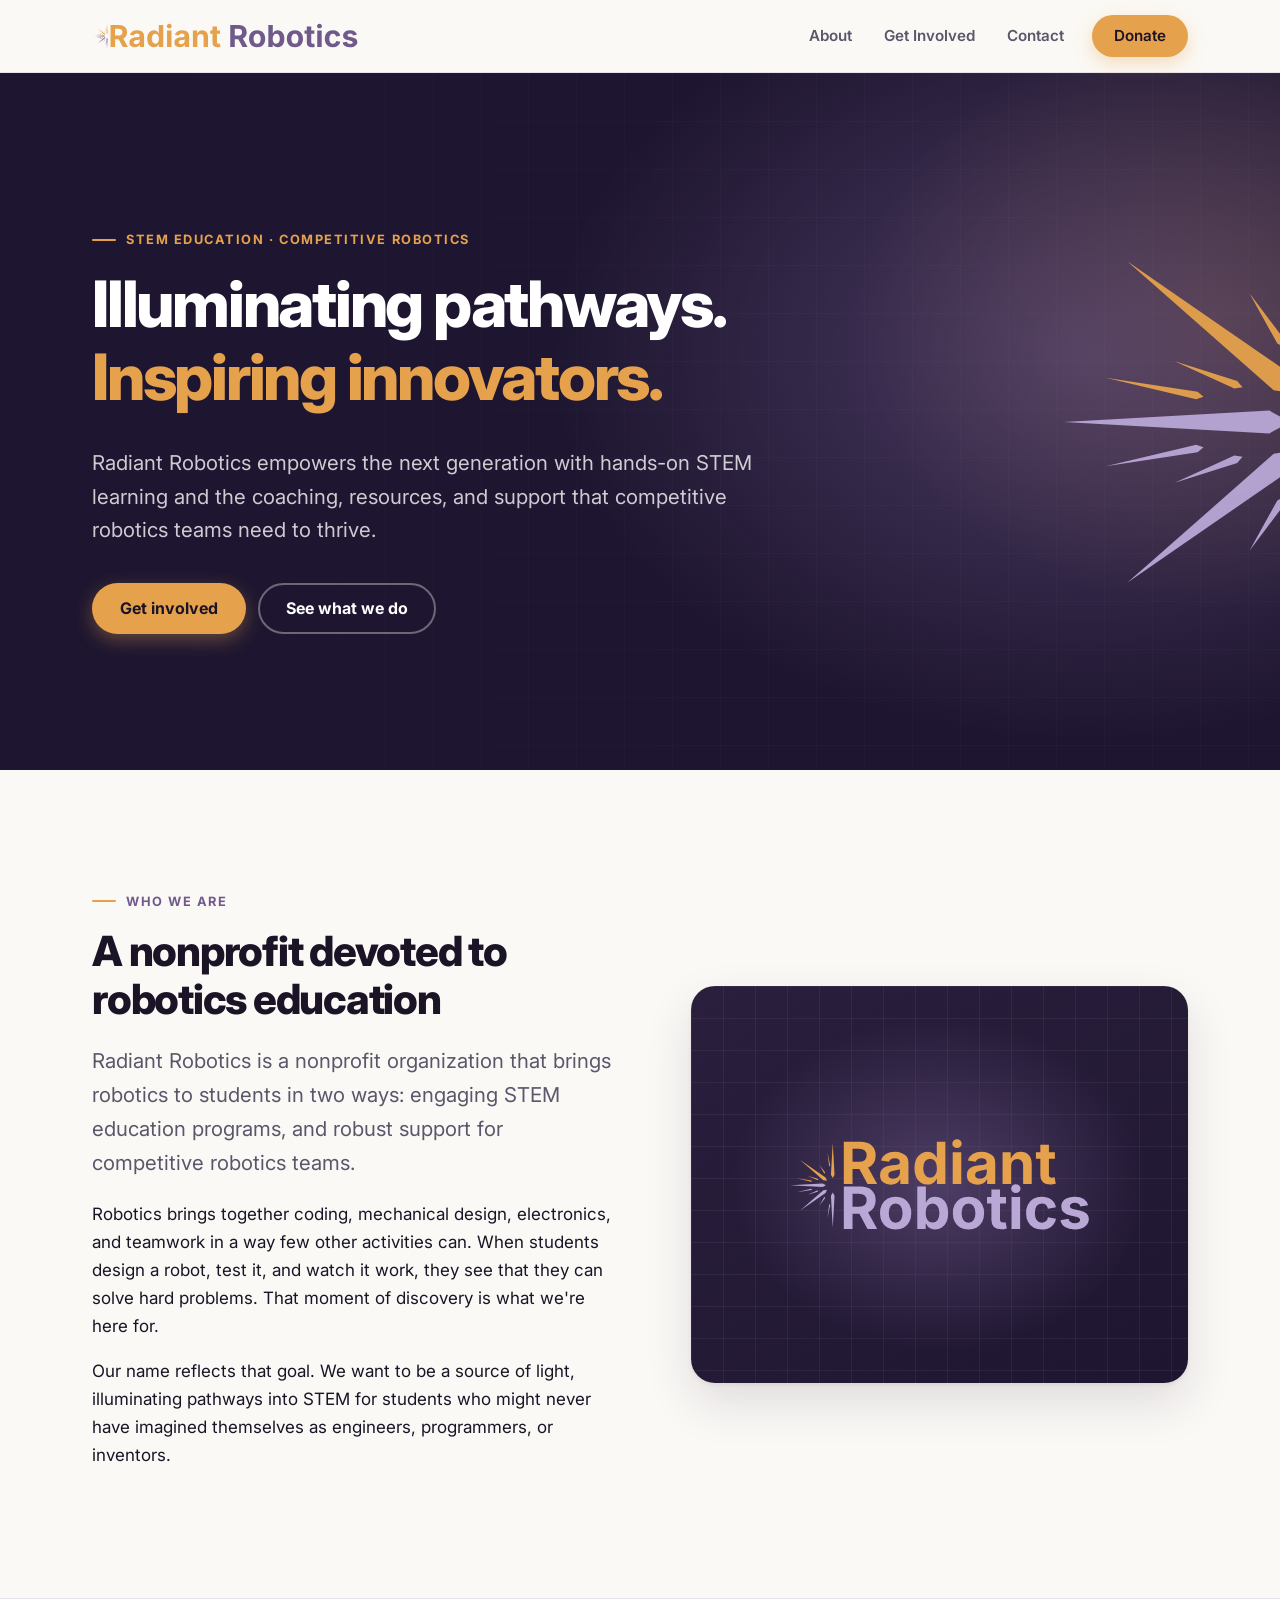
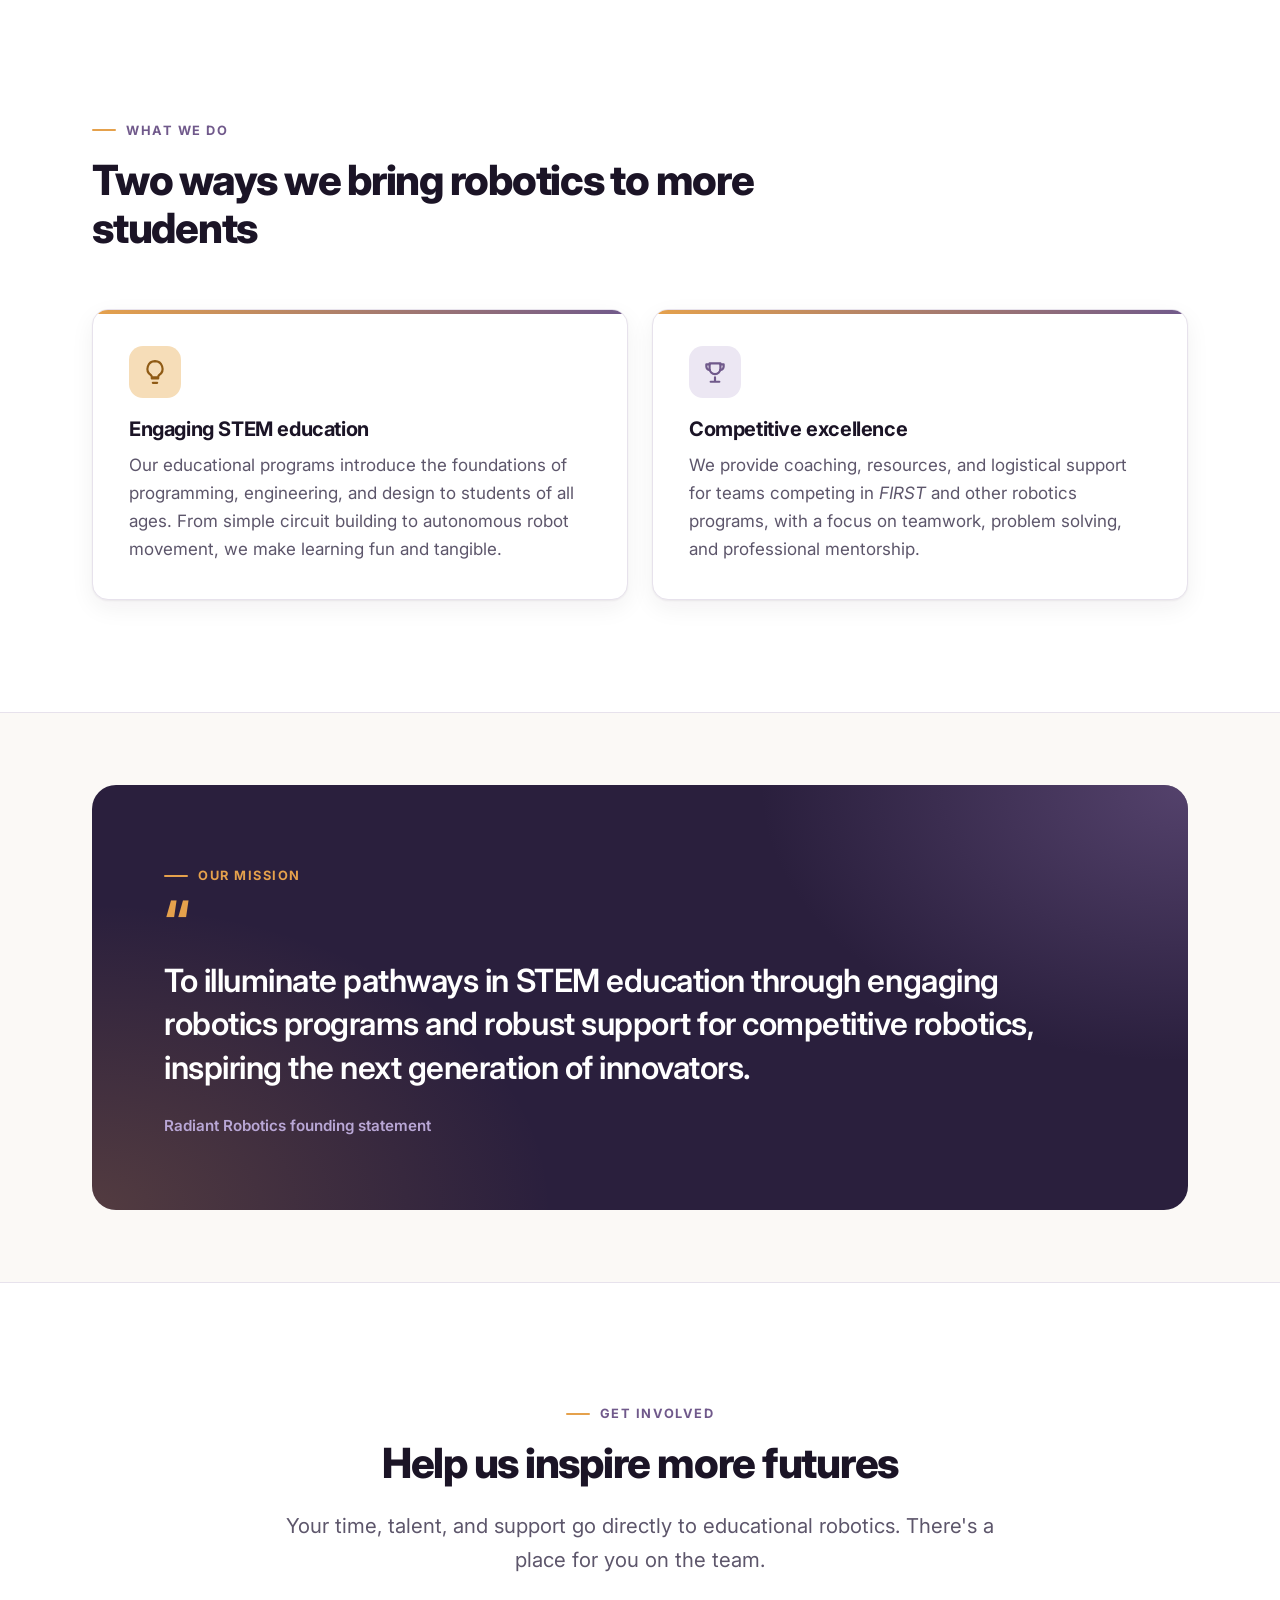
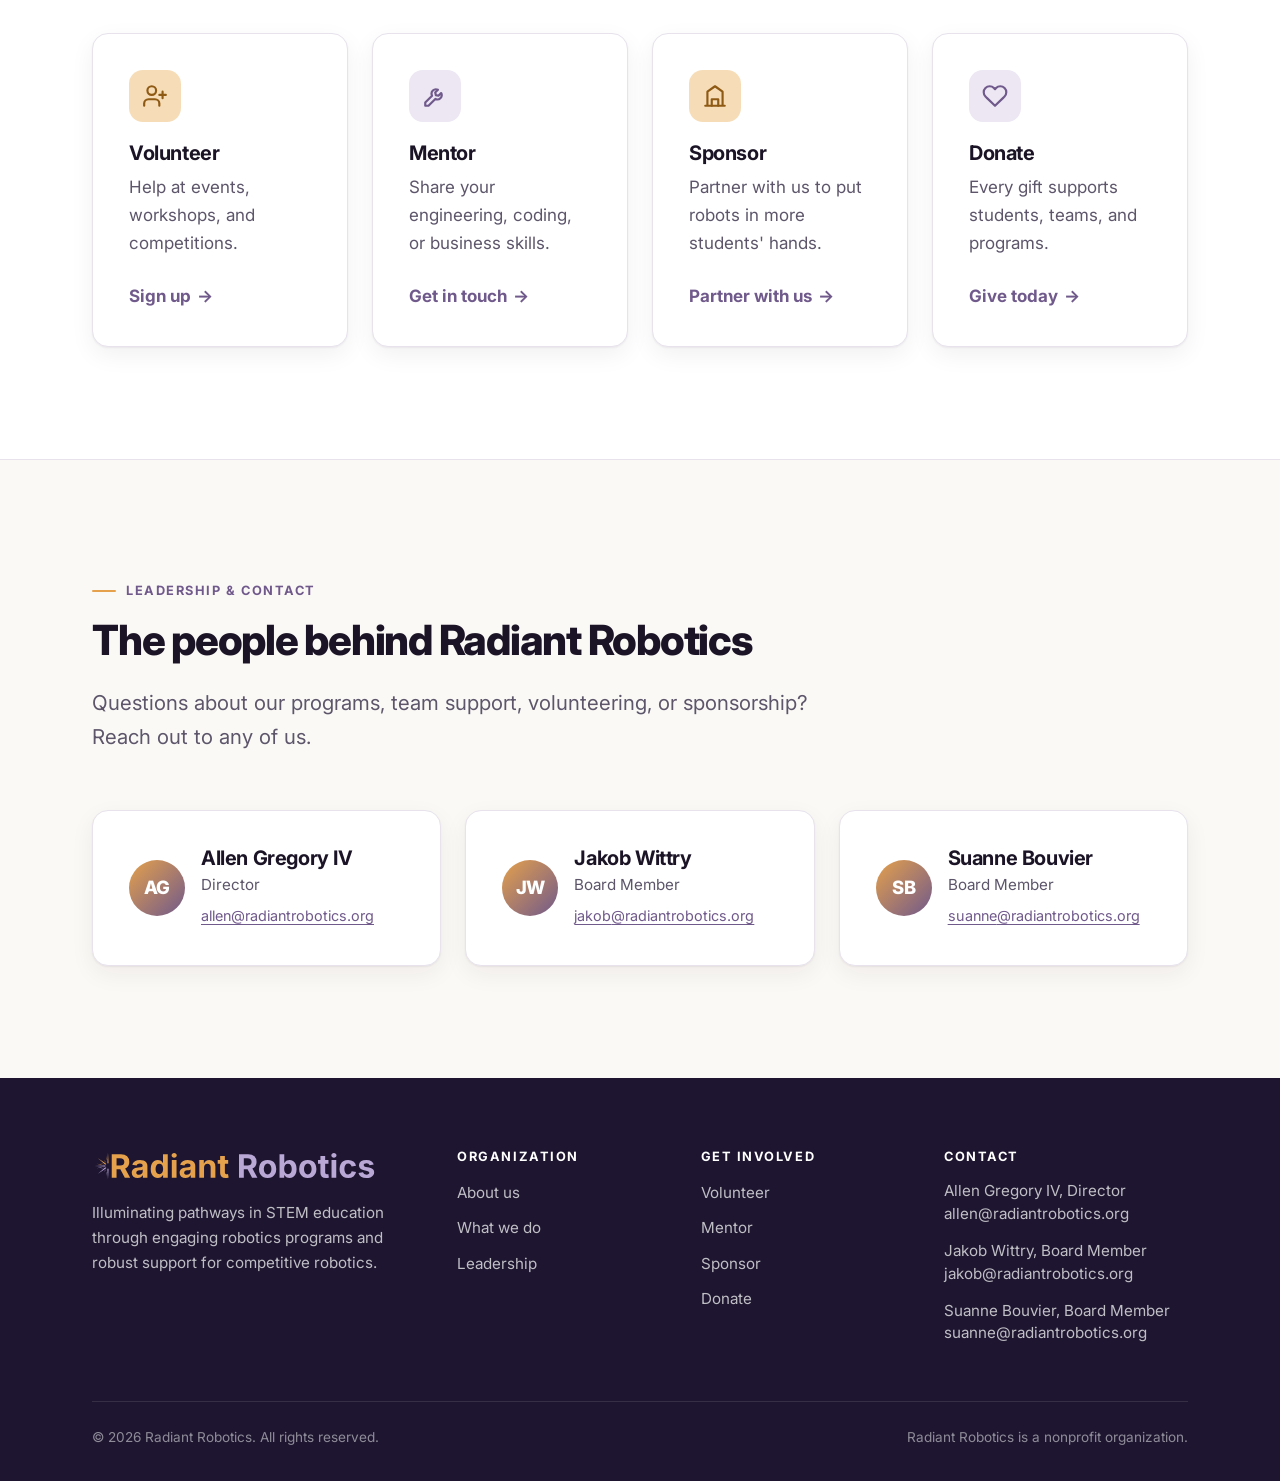
<file: index.html>
<!DOCTYPE html>
<html lang="en">
<head>
  <meta charset="UTF-8">
  <meta name="viewport" content="width=device-width, initial-scale=1">
  <title>Radiant Robotics | Illuminating Pathways in STEM</title>
  <meta name="description" content="Radiant Robotics is a nonprofit that illuminates pathways in STEM education through engaging robotics programs and robust support for competitive robotics teams.">
  <link rel="canonical" href="https://radiantrobotics.org/">
  <meta name="theme-color" content="#1E1630">

  <meta property="og:type" content="website">
  <meta property="og:site_name" content="Radiant Robotics">
  <meta property="og:title" content="Radiant Robotics | Illuminating Pathways in STEM">
  <meta property="og:description" content="Hands-on STEM education and support for competitive robotics teams.">
  <meta property="og:url" content="https://radiantrobotics.org/">
  <meta property="og:image" content="https://radiantrobotics.org/assets/img/og-image.png">
  <meta name="twitter:card" content="summary_large_image">

  <link rel="icon" href="/favicon.ico" sizes="any">
  <link rel="icon" href="/favicon.svg" type="image/svg+xml">
  <link rel="apple-touch-icon" href="/apple-touch-icon.png">

  <link rel="preconnect" href="https://fonts.googleapis.com">
  <link rel="preconnect" href="https://fonts.gstatic.com" crossorigin>
  <link href="https://fonts.googleapis.com/css2?family=Inter:wght@400;500;600;700;800&display=swap" rel="stylesheet">
  <link rel="stylesheet" href="/assets/css/styles.css">

  <script type="application/ld+json">
  {
    "@context": "https://schema.org",
    "@type": "NGO",
    "name": "Radiant Robotics",
    "url": "https://radiantrobotics.org/",
    "logo": "https://radiantrobotics.org/brand/logo/radiant-robotics-stacked.svg",
    "email": "allen@radiantrobotics.org",
    "description": "Illuminating pathways in STEM education through engaging robotics programs and robust support for competitive robotics."
  }
  </script>
</head>
<body>
  <a class="skip-link" href="#main">Skip to content</a>

  <header class="site-header">
    <div class="container">
      <a class="brand" href="/" aria-label="Radiant Robotics home">
        <img src="/brand/logo/radiant-robotics-horizontal.svg" alt="Radiant Robotics" width="268" height="30">
      </a>
      <button class="nav-toggle" type="button" aria-expanded="false" aria-controls="site-nav" aria-label="Open menu">
        <svg viewBox="0 0 24 24" fill="none" stroke="currentColor" stroke-width="2" stroke-linecap="round" aria-hidden="true"><path d="M4 7h16M4 12h16M4 17h16"/></svg>
      </button>
      <nav class="nav" id="site-nav" aria-label="Main">
        <a href="#about">About</a>
        <a href="#get-involved">Get Involved</a>
        <a href="#contact">Contact</a>
        <a class="btn btn-primary" href="https://www.zeffy.com/en-US/donation-form/donate-to-make-a-difference-19010">Donate</a>
      </nav>
    </div>
  </header>

  <main id="main">

    <!-- Hero -->
    <section class="hero on-dark">
      <img class="hero-burst" src="/brand/logo/radiant-robotics-burst-reversed.svg" alt="" aria-hidden="true">
      <div class="container">
        <div class="hero-copy">
          <span class="eyebrow">STEM education &middot; Competitive robotics</span>
          <h1>Illuminating pathways. <span class="accent">Inspiring innovators.</span></h1>
          <p class="lead">Radiant Robotics empowers the next generation with hands-on STEM learning and the coaching, resources, and support that competitive robotics teams need to thrive.</p>
          <div class="btn-row">
            <a class="btn btn-primary" href="#get-involved">Get involved</a>
            <a class="btn btn-ghost" href="#programs">See what we do</a>
          </div>
        </div>
      </div>
    </section>

    <!-- Who we are -->
    <section class="section" id="about">
      <div class="container split">
        <div>
          <span class="eyebrow">Who we are</span>
          <h2>A nonprofit devoted to robotics education</h2>
          <p class="lead">Radiant Robotics is a nonprofit organization that brings robotics to students in two ways: engaging STEM education programs, and robust support for competitive robotics teams.</p>
          <p>Robotics brings together coding, mechanical design, electronics, and teamwork in a way few other activities can. When students design a robot, test it, and watch it work, they see that they can solve hard problems. That moment of discovery is what we're here for.</p>
          <p>Our name reflects that goal. We want to be a source of light, illuminating pathways into STEM for students who might never have imagined themselves as engineers, programmers, or inventors.</p>
        </div>
        <div class="panel" aria-hidden="true">
          <img class="panel-art" src="/brand/logo/radiant-robotics-stacked-reversed.svg" alt="">
        </div>
      </div>
    </section>

    <!-- What we do -->
    <section class="section section-alt" id="programs">
      <div class="container">
        <div class="section-head">
          <span class="eyebrow">What we do</span>
          <h2>Two ways we bring robotics to more students</h2>
        </div>

        <div class="grid grid-2">
          <article class="card card-feature">
            <div class="icon">
              <svg viewBox="0 0 24 24" fill="none" stroke="currentColor" stroke-width="2" stroke-linecap="round" stroke-linejoin="round" aria-hidden="true"><path d="M9 18h6M10 22h4"/><path d="M12 2a7 7 0 0 0-4 12.7c.6.5 1 1.2 1 2V17h6v-.3c0-.8.4-1.5 1-2A7 7 0 0 0 12 2z"/></svg>
            </div>
            <h3>Engaging STEM education</h3>
            <p>Our educational programs introduce the foundations of programming, engineering, and design to students of all ages. From simple circuit building to autonomous robot movement, we make learning fun and tangible.</p>
          </article>

          <article class="card card-feature">
            <div class="icon purple">
              <svg viewBox="0 0 24 24" fill="none" stroke="currentColor" stroke-width="2" stroke-linecap="round" stroke-linejoin="round" aria-hidden="true"><path d="M8 21h8M12 17v4"/><path d="M7 4h10v5a5 5 0 0 1-10 0V4z"/><path d="M17 5h3v2a3 3 0 0 1-3 3M7 5H4v2a3 3 0 0 0 3 3"/></svg>
            </div>
            <h3>Competitive excellence</h3>
            <p>We provide coaching, resources, and logistical support for teams competing in <em>FIRST</em> and other robotics programs, with a focus on teamwork, problem solving, and professional mentorship.</p>
          </article>
        </div>
      </div>
    </section>

    <!-- Mission -->
    <section class="section-tight">
      <div class="container">
        <figure class="mission" style="margin:0">
          <span class="eyebrow">Our mission</span>
          <blockquote>To illuminate pathways in STEM education through engaging robotics programs and robust support for competitive robotics, inspiring the next generation of innovators.</blockquote>
          <cite>Radiant Robotics founding statement</cite>
        </figure>
      </div>
    </section>

    <!--
      Impact numbers: add this section once you have figures to share.
      <section class="section-tight section-alt">
        <div class="container grid grid-4 center">
          <div><h2>120+</h2><p>Students reached</p></div>
          ...
        </div>
      </section>
    -->

    <!-- Get involved -->
    <section class="section section-alt" id="get-involved">
      <div class="container">
        <div class="section-head center">
          <span class="eyebrow">Get involved</span>
          <h2>Help us inspire more futures</h2>
          <p class="lead">Your time, talent, and support go directly to educational robotics. There's a place for you on the team.</p>
        </div>
        <div class="grid grid-4">
          <a class="card involve-card" href="https://forms.gle/5kPcod4YxZTphQbD8">
            <div class="icon">
              <svg viewBox="0 0 24 24" fill="none" stroke="currentColor" stroke-width="2" stroke-linecap="round" stroke-linejoin="round" aria-hidden="true"><path d="M16 21v-2a4 4 0 0 0-4-4H6a4 4 0 0 0-4 4v2"/><circle cx="9" cy="7" r="4"/><path d="M19 8v6M22 11h-6"/></svg>
            </div>
            <h3>Volunteer</h3>
            <p>Help at events, workshops, and competitions.</p>
            <span class="text-link">Sign up</span>
          </a>
          <a class="card involve-card" href="#contact">
            <div class="icon purple">
              <svg viewBox="0 0 24 24" fill="none" stroke="currentColor" stroke-width="2" stroke-linecap="round" stroke-linejoin="round" aria-hidden="true"><path d="M14.7 6.3a4 4 0 0 0-5.4 5.4L3 18v3h3l6.3-6.3a4 4 0 0 0 5.4-5.4l-2.5 2.5-2.4-.6-.6-2.4 2.5-2.5z"/></svg>
            </div>
            <h3>Mentor</h3>
            <p>Share your engineering, coding, or business skills.</p>
            <span class="text-link">Get in touch</span>
          </a>
          <a class="card involve-card" href="#contact">
            <div class="icon">
              <svg viewBox="0 0 24 24" fill="none" stroke="currentColor" stroke-width="2" stroke-linecap="round" stroke-linejoin="round" aria-hidden="true"><path d="M3 21h18M5 21V8l7-5 7 5v13"/><path d="M9 21v-6h6v6"/></svg>
            </div>
            <h3>Sponsor</h3>
            <p>Partner with us to put robots in more students' hands.</p>
            <span class="text-link">Partner with us</span>
          </a>
          <a class="card involve-card" href="https://www.zeffy.com/en-US/donation-form/donate-to-make-a-difference-19010">
            <div class="icon purple">
              <svg viewBox="0 0 24 24" fill="none" stroke="currentColor" stroke-width="2" stroke-linecap="round" stroke-linejoin="round" aria-hidden="true"><path d="M20.8 4.6a5.5 5.5 0 0 0-7.8 0L12 5.7l-1-1.1a5.5 5.5 0 0 0-7.8 7.8l1 1.1L12 21l7.8-7.5 1-1.1a5.5 5.5 0 0 0 0-7.8z"/></svg>
            </div>
            <h3>Donate</h3>
            <p>Every gift supports students, teams, and programs.</p>
            <span class="text-link">Give today</span>
          </a>
        </div>
      </div>
    </section>

    <!-- Leadership & contact -->
    <section class="section" id="contact">
      <div class="container">
        <div class="section-head">
          <span class="eyebrow">Leadership &amp; contact</span>
          <h2>The people behind Radiant Robotics</h2>
          <p class="lead">Questions about our programs, team support, volunteering, or sponsorship? Reach out to any of us.</p>
        </div>
        <div class="grid grid-3">
          <div class="card">
            <div class="person">
              <div class="avatar" aria-hidden="true">AG</div>
              <div>
                <h3>Allen Gregory IV</h3>
                <p class="role">Director</p>
                <a href="mailto:allen@radiantrobotics.org">allen<wbr>@radiantrobotics.org</a>
              </div>
            </div>
          </div>
          <div class="card">
            <div class="person">
              <div class="avatar" aria-hidden="true">JW</div>
              <div>
                <h3>Jakob Wittry</h3>
                <p class="role">Board Member</p>
                <a href="mailto:jakob@radiantrobotics.org">jakob<wbr>@radiantrobotics.org</a>
              </div>
            </div>
          </div>
          <div class="card">
            <div class="person">
              <div class="avatar" aria-hidden="true">SB</div>
              <div>
                <h3>Suanne Bouvier</h3>
                <p class="role">Board Member</p>
                <a href="mailto:suanne@radiantrobotics.org">suanne<wbr>@radiantrobotics.org</a>
              </div>
            </div>
          </div>
          <!--
            Add more people by copying one of the cards above.
            To use a headshot, replace the avatar div with:
            <img class="avatar" src="/assets/img/team/name.jpg" alt="">
          -->
        </div>
      </div>
    </section>

  </main>

  <footer class="site-footer">
    <div class="container">
      <div class="footer-grid">
        <div class="footer-brand">
          <img src="/brand/logo/radiant-robotics-horizontal-reversed.svg" alt="Radiant Robotics" width="286" height="32">
          <p>Illuminating pathways in STEM education through engaging robotics programs and robust support for competitive robotics.</p>
        </div>
        <div>
          <h4>Organization</h4>
          <ul>
            <li><a href="#about">About us</a></li>
            <li><a href="#programs">What we do</a></li>
            <li><a href="#contact">Leadership</a></li>
          </ul>
        </div>
        <div>
          <h4>Get involved</h4>
          <ul>
            <li><a href="https://forms.gle/5kPcod4YxZTphQbD8">Volunteer</a></li>
            <li><a href="#get-involved">Mentor</a></li>
            <li><a href="#get-involved">Sponsor</a></li>
            <li><a href="https://www.zeffy.com/en-US/donation-form/donate-to-make-a-difference-19010">Donate</a></li>
          </ul>
        </div>
        <div>
          <h4>Contact</h4>
          <ul class="footer-people">
            <li>Allen Gregory IV, Director<br><a href="mailto:allen@radiantrobotics.org">allen@radiantrobotics.org</a></li>
            <li>Jakob Wittry, Board Member<br><a href="mailto:jakob@radiantrobotics.org">jakob@radiantrobotics.org</a></li>
            <li>Suanne Bouvier, Board Member<br><a href="mailto:suanne@radiantrobotics.org">suanne@radiantrobotics.org</a></li>
          </ul>
        </div>
      </div>
      <div class="footer-bottom">
        <span>&copy; <span id="year">2026</span> Radiant Robotics. All rights reserved.</span>
        <span>Radiant Robotics is a nonprofit organization.</span>
      </div>
    </div>
  </footer>

  <script src="/assets/js/main.js" defer></script>
</body>
</html>
</file>
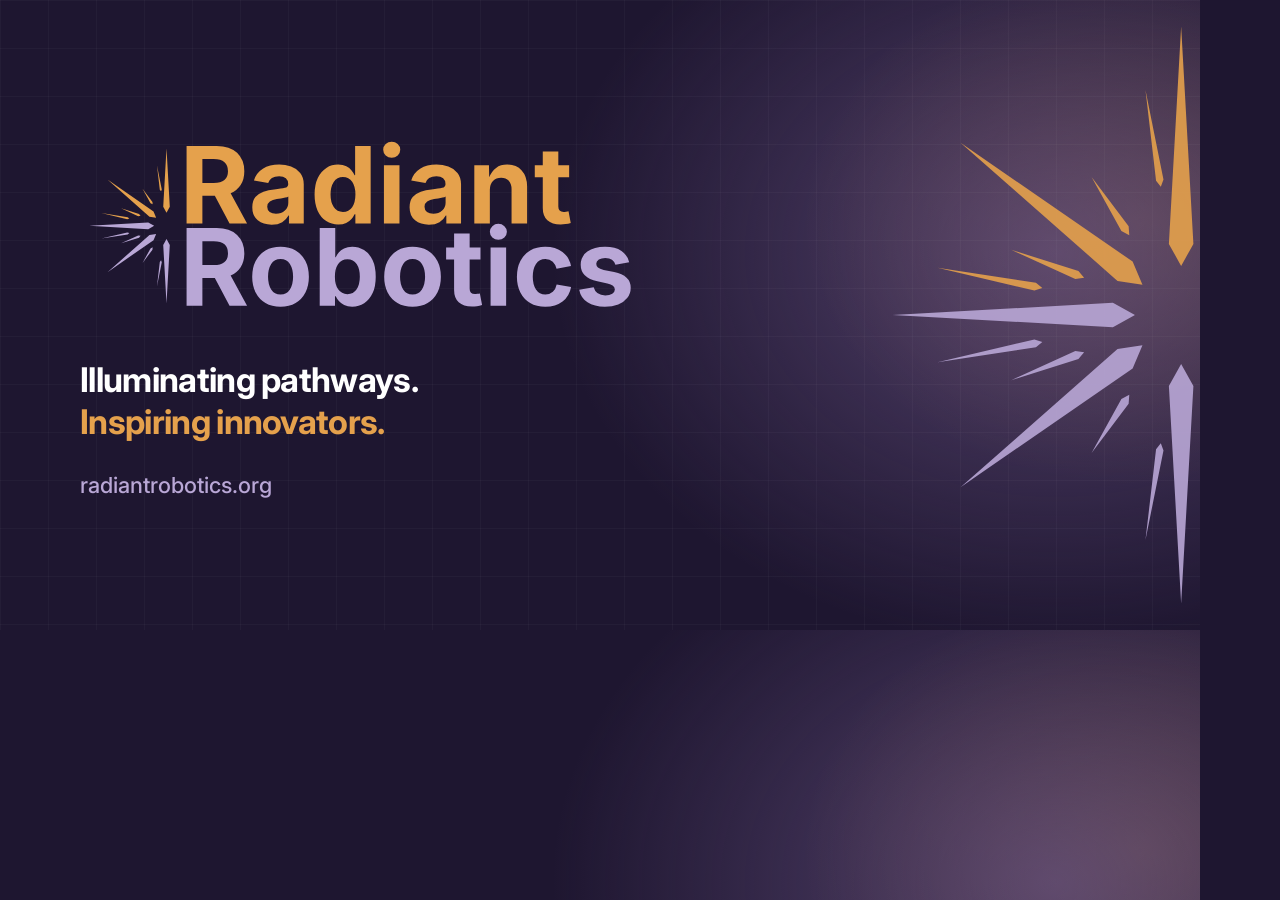
<file: brand/tools/og-image.html>
<!DOCTYPE html>
<!-- Source for assets/img/og-image.png (1200x630). Rendered by export.sh. -->
<html>
<head>
<meta charset="UTF-8">
<link href="https://fonts.googleapis.com/css2?family=Inter:wght@500;700&display=swap" rel="stylesheet">
<style>
  html, body { margin: 0; width: 1200px; height: 630px; overflow: hidden; }
  body {
    font-family: "Inter", sans-serif; color: #fff; position: relative;
    background:
      radial-gradient(60% 90% at 88% 40%, rgba(112, 89, 139, 0.65), transparent 70%),
      radial-gradient(40% 60% at 95% 35%, rgba(229, 161, 76, 0.25), transparent 70%),
      #1E1630;
  }
  .grid {
    position: absolute; inset: 0; opacity: 0.6;
    background-image:
      linear-gradient(rgba(255, 255, 255, 0.05) 1px, transparent 1px),
      linear-gradient(90deg, rgba(255, 255, 255, 0.05) 1px, transparent 1px);
    background-size: 48px 48px;
  }
  .burst { position: absolute; right: -10px; top: 50%; transform: translateY(-50%); height: 600px; opacity: 0.9; }
  .content { position: absolute; left: 80px; top: 0; bottom: 0; display: flex; flex-direction: column; justify-content: center; }
  .logo { width: 560px; margin-bottom: 44px; }
  .tag { font-size: 34px; font-weight: 700; letter-spacing: -0.02em; line-height: 1.25; }
  .tag span { color: #E5A14C; }
  .url { margin-top: 28px; font-size: 22px; font-weight: 500; color: #B9A7D6; }
</style>
</head>
<body>
  <div class="grid"></div>
  <img class="burst" src="../logo/radiant-robotics-burst-reversed.svg" alt="">
  <div class="content">
    <img class="logo" src="../logo/radiant-robotics-stacked-reversed.svg" alt="Radiant Robotics">
    <div class="tag">Illuminating pathways.<br><span>Inspiring innovators.</span></div>
    <div class="url">radiantrobotics.org</div>
  </div>
</body>
</html>
</file>
<file: assets/css/styles.css>
/* Radiant Robotics — site styles */

:root {
  --gold: #E5A14C;
  --gold-soft: #F6DDB8;
  --gold-text: #8F5A14;
  --purple: #70598B;
  --purple-soft: #ECE7F3;
  --lavender: #B9A7D6;
  --night: #1E1630;
  --night-2: #2A1F3D;
  --ink: #1B1426;
  --muted: #5D566B;
  --line: #E7E2EC;
  --paper: #FBF9F6;
  --white: #FFFFFF;

  --radius: 16px;
  --radius-sm: 10px;
  --shadow: 0 1px 2px rgba(27, 20, 38, 0.06), 0 8px 24px rgba(27, 20, 38, 0.06);
  --shadow-lg: 0 2px 4px rgba(27, 20, 38, 0.06), 0 20px 48px rgba(27, 20, 38, 0.12);
  --max: 1160px;
  --gutter: clamp(16px, 4vw, 32px);
}

*,
*::before,
*::after { box-sizing: border-box; }

html { scroll-behavior: smooth; -webkit-text-size-adjust: 100%; }
/* Keep in-page links from landing under the sticky header. */
[id] { scroll-margin-top: 88px; }

@media (prefers-reduced-motion: reduce) {
  html { scroll-behavior: auto; }
  *, *::before, *::after { transition: none !important; animation: none !important; }
}

body {
  margin: 0;
  font-family: "Inter", system-ui, -apple-system, "Segoe UI", Roboto, sans-serif;
  font-size: 1.0625rem;
  line-height: 1.65;
  color: var(--ink);
  background: var(--paper);
  -webkit-font-smoothing: antialiased;
}

img, svg { display: block; max-width: 100%; }

a { color: var(--purple); text-underline-offset: 3px; }
a:hover { color: var(--ink); }

:focus-visible { outline: 3px solid var(--gold); outline-offset: 3px; border-radius: 4px; }

h1, h2, h3, h4 { line-height: 1.15; letter-spacing: -0.02em; margin: 0 0 0.5em; color: var(--ink); }
h1 { font-size: clamp(2.4rem, 5.5vw, 4rem); font-weight: 800; letter-spacing: -0.035em; }
h2 { font-size: clamp(1.8rem, 3.4vw, 2.6rem); font-weight: 800; letter-spacing: -0.03em; }
h3 { font-size: 1.25rem; font-weight: 700; }
p { margin: 0 0 1em; }

.container { width: 100%; max-width: var(--max); margin: 0 auto; padding: 0 var(--gutter); }

.skip-link {
  position: absolute; left: 16px; top: -60px; z-index: 100;
  background: var(--ink); color: var(--white); padding: 10px 16px; border-radius: var(--radius-sm);
}
.skip-link:focus { top: 16px; }

.eyebrow {
  display: inline-flex; align-items: center; gap: 10px;
  font-size: 0.8rem; font-weight: 700; letter-spacing: 0.12em; text-transform: uppercase;
  color: var(--purple); margin-bottom: 16px;
}
.eyebrow::before { content: ""; width: 24px; height: 2px; background: var(--gold); border-radius: 2px; }
.on-dark .eyebrow { color: var(--gold); }

.lead { font-size: clamp(1.1rem, 1.6vw, 1.3rem); color: var(--muted); max-width: 40em; }
.on-dark .lead { color: rgba(255, 255, 255, 0.78); }

/* Buttons */
.btn {
  display: inline-flex; align-items: center; justify-content: center; gap: 8px;
  padding: 14px 26px; border-radius: 999px; border: 2px solid transparent;
  font: inherit; font-weight: 700; font-size: 1rem; line-height: 1.2; text-decoration: none;
  cursor: pointer; transition: transform 0.15s ease, background-color 0.15s ease, box-shadow 0.15s ease, color 0.15s ease;
}
.btn:hover { transform: translateY(-1px); }
.btn svg { width: 18px; height: 18px; }
.btn-primary { background: var(--gold); color: var(--ink); box-shadow: 0 6px 18px rgba(229, 161, 76, 0.35); }
.btn-primary:hover { background: #EDB063; color: var(--ink); }
.btn-secondary { background: var(--purple); color: var(--white); }
.btn-secondary:hover { background: #5F4A79; color: var(--white); }
.btn-ghost { border-color: rgba(255, 255, 255, 0.35); color: var(--white); }
.btn-ghost:hover { border-color: var(--white); background: rgba(255, 255, 255, 0.08); color: var(--white); }
.btn-outline { border-color: var(--line); color: var(--ink); background: var(--white); }
.btn-outline:hover { border-color: var(--purple); color: var(--purple); }
.btn-row { display: flex; flex-wrap: wrap; gap: 12px; }

.text-link { font-weight: 700; text-decoration: none; display: inline-flex; align-items: center; gap: 6px; }
.text-link::after { content: "→"; transition: transform 0.15s ease; }
.text-link:hover::after { transform: translateX(3px); }

/* Header */
.site-header {
  position: sticky; top: 0; z-index: 50;
  background: rgba(251, 249, 246, 0.9);
  backdrop-filter: saturate(160%) blur(12px);
  -webkit-backdrop-filter: saturate(160%) blur(12px);
  border-bottom: 1px solid var(--line);
}
.site-header .container { display: flex; align-items: center; justify-content: space-between; gap: 24px; height: 72px; }
.brand { display: flex; align-items: center; flex-shrink: 0; }
.brand img { height: 30px; width: auto; }
@media (max-width: 360px) { .brand img { height: 24px; } }

.nav { display: flex; align-items: center; gap: 4px; }
.nav a {
  padding: 8px 14px; border-radius: 999px; text-decoration: none;
  font-size: 0.95rem; font-weight: 600; color: var(--muted);
}
.nav a:hover { color: var(--ink); background: var(--purple-soft); }
.nav a[aria-current="page"] { color: var(--purple); }
.nav .btn { margin-left: 10px; padding: 10px 20px; font-size: 0.95rem; color: var(--ink); }
.nav .btn:hover { background: #EDB063; }

.nav-toggle {
  display: none; width: 44px; height: 44px; border-radius: 12px; border: 1px solid var(--line);
  background: var(--white); color: var(--ink); cursor: pointer; align-items: center; justify-content: center;
}
.nav-toggle svg { width: 22px; height: 22px; }

@media (max-width: 860px) {
  .nav-toggle { display: inline-flex; }
  .nav {
    position: absolute; top: 72px; left: 0; right: 0;
    flex-direction: column; align-items: stretch; gap: 2px;
    padding: 12px var(--gutter) 20px; background: var(--paper);
    border-bottom: 1px solid var(--line); box-shadow: var(--shadow);
    display: none;
  }
  .nav.is-open { display: flex; }
  .nav a { padding: 12px 14px; font-size: 1rem; }
  .nav .btn { margin: 8px 0 0; padding: 14px 20px; }
}

/* Sections */
.section { padding: clamp(64px, 9vw, 112px) 0; }
.section-tight { padding: clamp(48px, 6vw, 72px) 0; }
.section-alt { background: var(--white); border-top: 1px solid var(--line); border-bottom: 1px solid var(--line); }
.section-head { max-width: 720px; margin-bottom: clamp(36px, 5vw, 56px); }
.section-head.center { text-align: center; margin-left: auto; margin-right: auto; }
.section-head.center .eyebrow { justify-content: center; }
.section-head.center .lead { margin-left: auto; margin-right: auto; }

.on-dark { background: var(--night); color: var(--white); }
.on-dark h1, .on-dark h2, .on-dark h3 { color: var(--white); }
.on-dark a:not(.btn) { color: var(--gold); }

/* Hero */
.hero { position: relative; overflow: hidden; padding: clamp(80px, 12vw, 148px) 0 clamp(80px, 11vw, 136px); }
.hero::before {
  content: ""; position: absolute; inset: 0;
  background:
    radial-gradient(60% 80% at 85% 40%, rgba(112, 89, 139, 0.55), transparent 70%),
    radial-gradient(40% 60% at 95% 35%, rgba(229, 161, 76, 0.22), transparent 70%);
}
.hero::after {
  content: ""; position: absolute; inset: 0; opacity: 0.5;
  background-image:
    linear-gradient(rgba(255, 255, 255, 0.04) 1px, transparent 1px),
    linear-gradient(90deg, rgba(255, 255, 255, 0.04) 1px, transparent 1px);
  background-size: 48px 48px;
  mask-image: linear-gradient(90deg, transparent, #000 60%);
  -webkit-mask-image: linear-gradient(90deg, transparent, #000 60%);
}
.hero-burst {
  position: absolute; z-index: 1; pointer-events: none;
  right: max(-80px, calc(50% - 720px)); top: 50%; transform: translateY(-50%);
  height: min(88%, 560px); width: auto; opacity: 0.95;
}
.hero .container { position: relative; z-index: 2; }
.hero-copy { max-width: 680px; }
.hero h1 .accent { color: var(--gold); }
.hero .lead { margin-bottom: 36px; }

@media (max-width: 860px) {
  .hero-burst { opacity: 0.25; right: -120px; height: 90%; }
}

.page-hero { position: relative; overflow: hidden; padding: clamp(64px, 9vw, 112px) 0 clamp(56px, 8vw, 96px); }
.page-hero::before {
  content: ""; position: absolute; inset: 0;
  background: radial-gradient(50% 90% at 90% 20%, rgba(112, 89, 139, 0.5), transparent 70%);
}
.page-hero .hero-burst { height: 130%; opacity: 0.35; right: -40px; }
.page-hero .container { position: relative; z-index: 2; }
.page-hero h1 { font-size: clamp(2.2rem, 4.6vw, 3.4rem); max-width: 16em; }

/* Cards & grids */
.grid { display: grid; gap: 24px; }
.grid-2 { grid-template-columns: repeat(2, minmax(0, 1fr)); }
.grid-3 { grid-template-columns: repeat(3, minmax(0, 1fr)); }
.grid-4 { grid-template-columns: repeat(4, minmax(0, 1fr)); }
@media (max-width: 960px) { .grid-3, .grid-4 { grid-template-columns: repeat(2, minmax(0, 1fr)); } }
@media (max-width: 680px) { .grid-2, .grid-3, .grid-4 { grid-template-columns: 1fr; } }

.card {
  background: var(--white); border: 1px solid var(--line); border-radius: var(--radius);
  padding: clamp(24px, 3vw, 36px); box-shadow: var(--shadow);
  display: flex; flex-direction: column;
}
.card p { color: var(--muted); }
.card > :last-child { margin-bottom: 0; }
.card .text-link { margin-top: auto; padding-top: 8px; }
.card-feature { position: relative; overflow: hidden; }
.card-feature::before {
  content: ""; position: absolute; top: 0; left: 0; right: 0; height: 4px;
  background: linear-gradient(90deg, var(--gold), var(--purple));
}

.icon {
  width: 52px; height: 52px; border-radius: 14px; display: grid; place-items: center;
  background: var(--gold-soft); color: var(--gold-text); margin-bottom: 20px; flex-shrink: 0;
}
.icon svg { width: 26px; height: 26px; }
.icon.purple { background: var(--purple-soft); color: var(--purple); }

.checklist { list-style: none; padding: 0; margin: 0 0 24px; display: grid; gap: 10px; }
.checklist li { position: relative; padding-left: 30px; color: var(--ink); }
.checklist li::before {
  content: ""; position: absolute; left: 0; top: 0.3em; width: 18px; height: 18px; border-radius: 50%;
  background: var(--purple-soft) url("data:image/svg+xml,%3Csvg xmlns='http://www.w3.org/2000/svg' viewBox='0 0 20 20' fill='none' stroke='%2370598B' stroke-width='2.5' stroke-linecap='round' stroke-linejoin='round'%3E%3Cpath d='M5 10.5l3 3 7-7'/%3E%3C/svg%3E") center / 12px no-repeat;
}

/* Two-column feature */
.split { display: grid; grid-template-columns: 1.05fr 1fr; gap: clamp(32px, 6vw, 80px); align-items: center; }
.split.reverse > :first-child { order: 2; }
@media (max-width: 860px) {
  .split { grid-template-columns: 1fr; }
  .split.reverse > :first-child { order: 0; }
}

/* Mission quote */
.mission {
  position: relative; border-radius: calc(var(--radius) + 8px); overflow: hidden;
  background: var(--night-2); color: var(--white);
  padding: clamp(36px, 6vw, 72px);
}
.mission::before {
  content: ""; position: absolute; inset: 0;
  background: radial-gradient(70% 120% at 0% 100%, rgba(229, 161, 76, 0.22), transparent 60%),
              radial-gradient(60% 100% at 100% 0%, rgba(112, 89, 139, 0.6), transparent 65%);
}
.mission > * { position: relative; }
.mission .eyebrow { color: var(--gold); }
.mission blockquote {
  margin: 0; font-size: clamp(1.35rem, 2.6vw, 2rem); line-height: 1.35; font-weight: 600; letter-spacing: -0.015em;
  max-width: 30em;
}
.mission blockquote::before {
  content: "“"; display: block; font-size: 4rem; line-height: 0.7; color: var(--gold); margin-bottom: 12px;
}
.mission cite { display: block; margin-top: 24px; font-style: normal; font-size: 0.95rem; color: var(--lavender); font-weight: 600; }

/* Program level tags */
.tags { display: flex; flex-wrap: wrap; gap: 8px; margin: 0 0 20px; padding: 0; list-style: none; }
.tags li {
  font-size: 0.85rem; font-weight: 600; padding: 6px 12px; border-radius: 999px;
  background: var(--purple-soft); color: var(--purple);
}

/* Visual panel used beside text */
.panel {
  position: relative; border-radius: calc(var(--radius) + 8px); overflow: hidden; aspect-ratio: 5 / 4;
  background: linear-gradient(150deg, var(--night-2), var(--night));
  display: grid; place-items: center; box-shadow: var(--shadow-lg);
}
.panel::before {
  content: ""; position: absolute; inset: 0;
  background-image:
    linear-gradient(rgba(255, 255, 255, 0.05) 1px, transparent 1px),
    linear-gradient(90deg, rgba(255, 255, 255, 0.05) 1px, transparent 1px);
  background-size: 32px 32px;
}
.panel::after {
  content: ""; position: absolute; inset: 0;
  background: radial-gradient(60% 60% at 50% 50%, rgba(112, 89, 139, 0.55), transparent 70%);
}
.panel > * { position: relative; z-index: 1; }
.panel .panel-art { width: 62%; }
.panel img.photo { position: absolute; inset: 0; width: 100%; height: 100%; object-fit: cover; z-index: 2; }

/* Involvement cards */
.involve-card { text-decoration: none; color: inherit; transition: transform 0.15s ease, box-shadow 0.15s ease, border-color 0.15s ease; }
.involve-card:hover { transform: translateY(-3px); box-shadow: var(--shadow-lg); border-color: var(--lavender); color: inherit; }
.involve-card h3 { margin-bottom: 8px; }
.involve-card .text-link { color: var(--purple); }

/* CTA band */
.cta-band {
  border-radius: calc(var(--radius) + 8px); padding: clamp(36px, 6vw, 64px);
  background: linear-gradient(120deg, var(--gold) 0%, #EDB86F 100%);
  display: grid; grid-template-columns: 1fr auto; gap: 32px; align-items: center;
  position: relative; overflow: hidden;
}
.cta-band h2 { margin-bottom: 8px; }
.cta-band p { margin: 0; color: rgba(27, 20, 38, 0.78); font-size: 1.1rem; max-width: 36em; }
.cta-band .btn-secondary { background: var(--ink); }
.cta-band .btn-secondary:hover { background: var(--night-2); }
.cta-band .btn-outline { background: transparent; border-color: rgba(27, 20, 38, 0.3); }
.cta-band .btn-outline:hover { border-color: var(--ink); color: var(--ink); }
@media (max-width: 760px) { .cta-band { grid-template-columns: 1fr; } }

/* FAQ */
.faq { display: grid; gap: 12px; max-width: 820px; }
.faq details {
  background: var(--white); border: 1px solid var(--line); border-radius: var(--radius-sm);
  padding: 0 22px;
}
.faq summary {
  cursor: pointer; list-style: none; padding: 18px 0; font-weight: 700;
  display: flex; justify-content: space-between; align-items: center; gap: 16px;
}
.faq summary::-webkit-details-marker { display: none; }
.faq summary::after { content: "+"; font-size: 1.5rem; font-weight: 400; color: var(--purple); line-height: 1; }
.faq details[open] summary::after { content: "–"; }
.faq details p { color: var(--muted); padding-bottom: 6px; }

/* Leadership */
.person { display: flex; gap: 16px; align-items: center; }
.avatar {
  width: 56px; height: 56px; border-radius: 50%; flex-shrink: 0;
  background: linear-gradient(135deg, var(--gold), var(--purple));
  display: grid; place-items: center; color: var(--white); font-weight: 800; font-size: 1.15rem; letter-spacing: -0.02em;
}
.person h3 { margin: 0 0 2px; }
.person > div { min-width: 0; }
/* Emails stay on one line; if a card is too narrow they break before the "@" (a <wbr> in the markup). */
.person a { font-size: 0.9rem; }
.people { gap: 24px; }
.person .role { color: var(--muted); font-size: 0.95rem; margin: 0 0 4px; }

/* Footer */
.site-footer { background: var(--night); color: rgba(255, 255, 255, 0.72); padding: 72px 0 32px; font-size: 0.95rem; }
.footer-grid { display: grid; grid-template-columns: 1.6fr 1fr 1fr 1.2fr; gap: 40px; }
@media (max-width: 860px) { .footer-grid { grid-template-columns: 1fr 1fr; } }
@media (max-width: 520px) { .footer-grid { grid-template-columns: 1fr; } }
.footer-brand img { height: 32px; width: auto; margin-bottom: 18px; }
.footer-brand p { max-width: 24em; }
.site-footer h4 { color: var(--white); font-size: 0.8rem; text-transform: uppercase; letter-spacing: 0.12em; margin-bottom: 16px; }
.site-footer ul { list-style: none; margin: 0; padding: 0; display: grid; gap: 10px; }
.site-footer a { color: rgba(255, 255, 255, 0.72); text-decoration: none; }
.site-footer a:hover { color: var(--gold); }
.site-footer .footer-people { gap: 14px; line-height: 1.5; }
.footer-people a { overflow-wrap: anywhere; }
.footer-bottom {
  margin-top: 56px; padding-top: 24px; border-top: 1px solid rgba(255, 255, 255, 0.1);
  display: flex; flex-wrap: wrap; justify-content: space-between; gap: 12px; font-size: 0.85rem; color: rgba(255, 255, 255, 0.5);
}

/* 404 */
.not-found { min-height: 60vh; display: grid; place-items: center; text-align: center; }
.not-found .btn-row { justify-content: center; }

.mt-0 { margin-top: 0; }
.center { text-align: center; }
</file>
